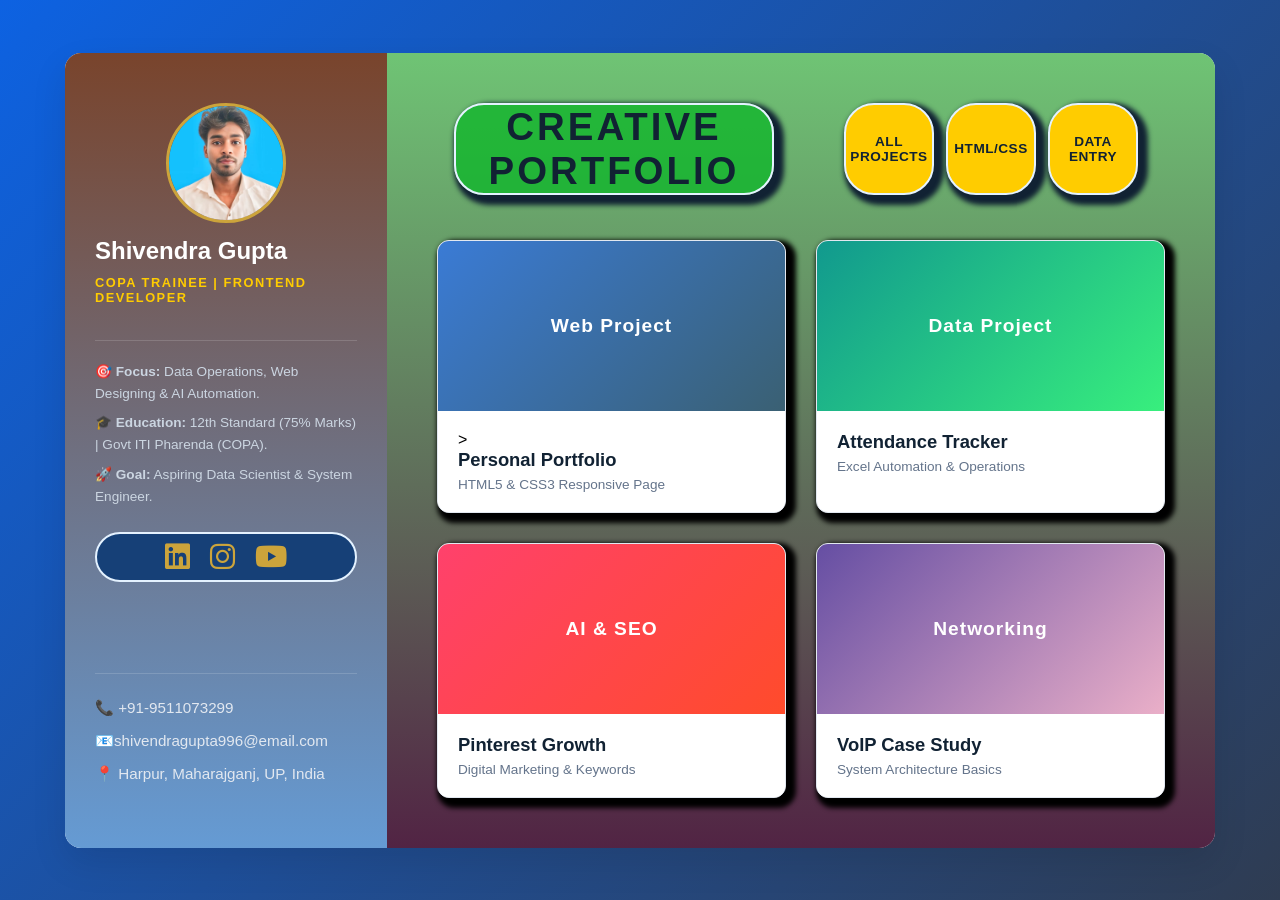
<file: index.html>
<!DOCTYPE html>
<html lang="en">
<head>
     <meta charset="UTF-8">
    <meta name="viewport" content="width=device-width, initial-scale=1.0">
    <title>Shivendra Gupta - Creative Portfolio</title>
    <link rel="stylesheet" href="style.css">
 <link rel="stylesheet" href="https://cdnjs.cloudflare.com/ajax/libs/font-awesome/6.4.2/css/all.min.css">
</head>
<body>

    <!-- Main portfolio layout wrapper -->
    <div class="portfolio-wrapper">
        
        <!-- Left Sidebar: Profile & Contact Details -->
        <aside class="sidebar">
            <div class="profile-box">
                  <img src="my-image.jpeg" alt="Shivendra Gupta" style="width: 120px; height: 120px; border-radius: 50%; object-fit: cover; border: 3px solid #cca43b;">
</div>
                <!-- <div class="profile-img-placeholder">PHOTO</div>  -->
                <h2>Shivendra Gupta</h2>
                <p class="tagline">COPA Trainee | Frontend Developer</p>
                
                <!-- Short Bio Section with Career Focus -->
                <div class="short-bio" style="margin-top: 25px; text-align: left; font-size: 0.85rem; color: #cbd5e1; line-height: 1.6; border-top: 1px solid rgba(255,255,255,0.15); padding-top: 20px;">
                    <p style="margin-bottom: 8px;">🎯 <strong>Focus:</strong> Data Operations, Web Designing & AI Automation.</p>
                    <p style="margin-bottom: 8px;">🎓 <strong>Education:</strong> 12th Standard (75% Marks) | Govt ITI Pharenda (COPA).</p>
                    <p>🚀 <strong>Goal:</strong> Aspiring Data Scientist & System Engineer.</p>
                   <div style="text-align: center; margin-top: 20px; margin-bottom: 20px;">
               <!-- Social Media Icons Section -->
<div class="social-links" style="margin-top: 25px; text-align: center; display: flex; justify-content: center; gap: 20px;background-color: #164077;border-radius: 45px;border: 2px solid #e4f2ff;position: relative;top: 0px;"">
    
    <!-- LinkedIn Icon -->
    <a href="https://linkedin.com" target="_blank" style="color: #cca43b; text-decoration: none; font-size: 1.8rem;" title="LinkedIn">
        <i class="fab fa-linkedin"></i>
    </a>
    
    <!-- Instagram Icon -->
    <a href="https://instagram.com" target="_blank" style="color: #cca43b; text-decoration: none; font-size: 1.8rem;" title="Instagram">
        <i class="fab fa-instagram"></i>
    </a>
    
    <!-- YouTube Icon -->
    <a href="https://youtube.com" target="_blank" style="color: #cca43b; text-decoration: none; font-size: 1.8rem;" title="YouTube">
        <i class="fab fa-youtube"></i>
    </a>

</div>

                </div>
            </div>
            
            <!-- Contact Info Section - Properly Spaced with Extra Margin at Top -->
            <div class="contact-info" style="margin-top: 60px; border-top: 1px solid rgba(255, 255, 255, 0.15); padding-top: 25px;">
                <p style="margin-bottom: 15px; color: #e2e8f0; font-size: 0.95rem;">📞 +91-9511073299</p> 
                <p style="margin-bottom: 15px; color: #e2e8f0; font-size: 0.95rem;">📧shivendragupta996@email.com</p>
                <p style="color: #e2e8f0; font-size: 0.95rem;">📍 Harpur, Maharajganj, UP, India</p>
            </div>
        </aside>

        <!-- Right Side: Projects Grid & Navigation -->
        <main class="main-content">
            
            <!-- Main Title & Filter Navigation Buttons -->
            <header class="portfolio-header">
                <h1 class="main-title">CREATIVE PORTFOLIO</h1>
                <nav class="filter-nav">
                    <button class="nav-btn active navauto">ALL PROJECTS</button>
                    <button class="nav-btn navauto" id="html-css-btn">HTML/CSS</button>
                    <button class="nav-btn navauto">DATA ENTRY</button>
                </nav>
            </header>

            <!-- Grid Gallery to Showcase Projects -->
            <section class="projects-grid">




                 <a href="webproject.html" style="text-decoration: none; color: inherit;">
                <!-- Project Card 1 -->
                <div class="project-card">
                    <div class="card-image-box landing-page-bg">
                        <span>Web Project</span>
                    </div>
                    <div class="card-info" <div class="project-card" id="web-project">>
                        <h3>Personal Portfolio</h3>
                        <p>HTML5 & CSS3 Responsive Page</p>
                    </div>
                </div>
<!-- इसके ठीक नीचे इस लिंक को बंद कर दो -->
</a>





                 
                <!-- Project Card 2 -->
                <div class="project-card">
                    <div class="card-image-box data-bg">
                        <span>Data Project</span>
                    </div>
                    <div class="card-info">
                        <h3>Attendance Tracker</h3>
                        <p>Excel Automation & Operations</p>
                    </div>
                </div>

                <!-- Project Card 3 -->
                <div class="project-card">
                    <div class="card-image-box seo-bg">
                        <span>AI & SEO</span>
                    </div>
                    <div class="card-info">
                        <h3>Pinterest Growth</h3>
                        <p>Digital Marketing & Keywords</p>
                    </div>
                </div>

                <!-- Project Card 4 -->
                <div class="project-card">
                    <div class="card-image-box network-bg">
                        <span>Networking</span>
                    </div>
                    <div class="card-info">
                        <h3>VoIP Case Study</h3>
                        <p>System Architecture Basics</p>
                    </div>
                </div>

            </section>
        </main>

    </div>


     <!-- बाकी सारा कोड यहाँ खत्म हो रहा है -->
    <script src="script.js"></script>
</body>
</body>
</html>
</file>
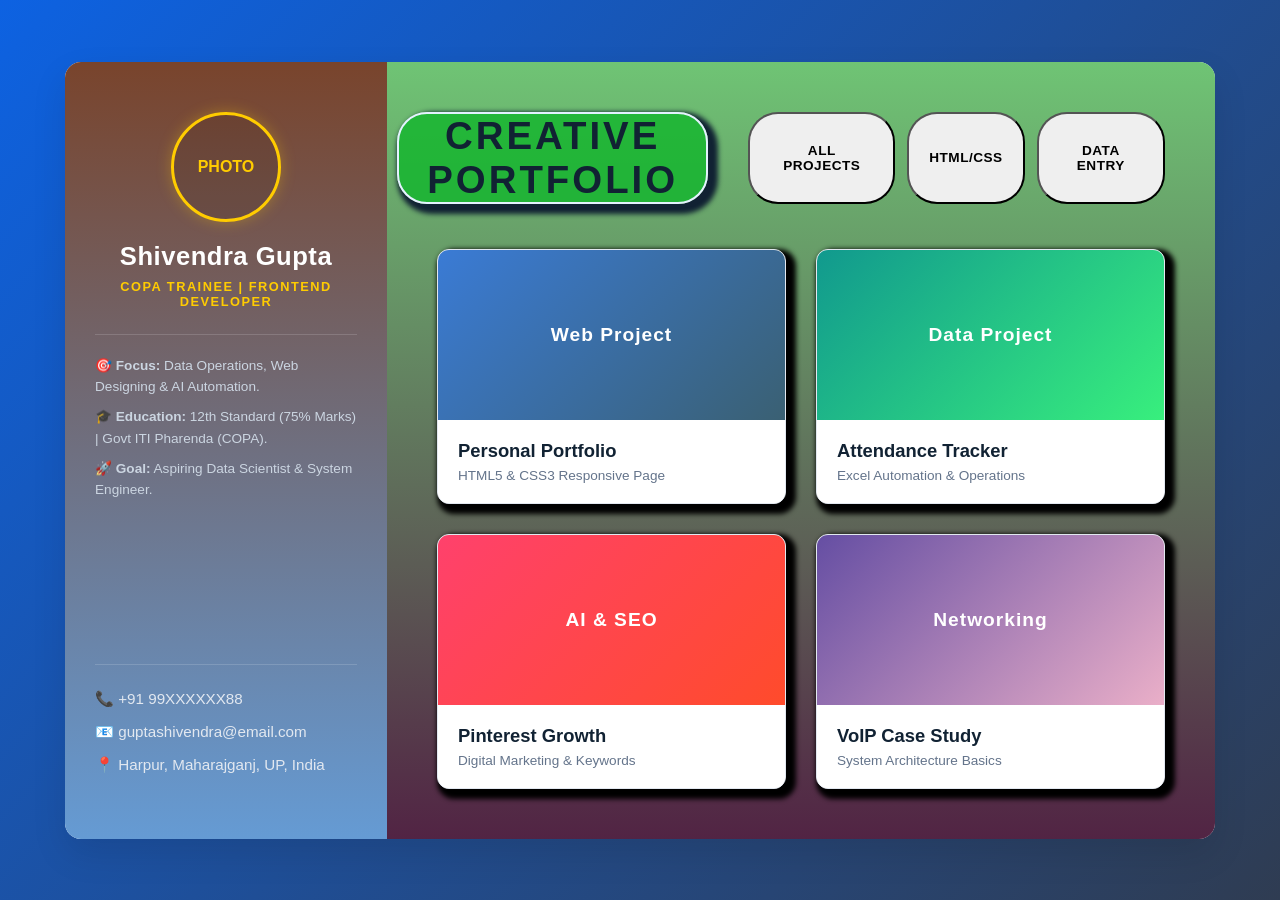
<file: PORTFOLIYO.HTML>
<!DOCTYPE html>
<html lang="en">
<head>
    <meta charset="UTF-8">
    <meta name="viewport" content="width=device-width, initial-scale=1.0">
    <title>Shivendra Gupta - Creative Portfolio</title>
    <link rel="stylesheet" href="style.css">
</head>
<body>

    <!-- Main portfolio layout wrapper -->
    <div class="portfolio-wrapper">
        
        <!-- Left Sidebar: Profile & Contact Details -->
        <aside class="sidebar">
            <div class="profile-box">
                <div class="profile-img-placeholder">PHOTO</div> 
                <h2>Shivendra Gupta</h2>
                <p class="tagline">COPA Trainee | Frontend Developer</p>
                
                <!-- Short Bio Section with Career Focus -->
                <div class="short-bio" style="margin-top: 25px; text-align: left; font-size: 0.85rem; color: #cbd5e1; line-height: 1.6; border-top: 1px solid rgba(255,255,255,0.15); padding-top: 20px;">
                    <p style="margin-bottom: 8px;">🎯 <strong>Focus:</strong> Data Operations, Web Designing & AI Automation.</p>
                    <p style="margin-bottom: 8px;">🎓 <strong>Education:</strong> 12th Standard (75% Marks) | Govt ITI Pharenda (COPA).</p>
                    <p>🚀 <strong>Goal:</strong> Aspiring Data Scientist & System Engineer.</p>
                </div>
            </div>
            
            <!-- Contact Info Section - Properly Spaced with Extra Margin at Top -->
            <div class="contact-info" style="margin-top: 60px; border-top: 1px solid rgba(255, 255, 255, 0.15); padding-top: 25px;">
                <p style="margin-bottom: 15px; color: #e2e8f0; font-size: 0.95rem;">📞 +91 99XXXXXX88</p> 
                <p style="margin-bottom: 15px; color: #e2e8f0; font-size: 0.95rem;">📧 guptashivendra@email.com</p>
                <p style="color: #e2e8f0; font-size: 0.95rem;">📍 Harpur, Maharajganj, UP, India</p>
            </div>
        </aside>

        <!-- Right Side: Projects Grid & Navigation -->
        <main class="main-content">
            
            <!-- Main Title & Filter Navigation Buttons -->
            <header class="portfolio-header">
                <h1 class="main-title">CREATIVE PORTFOLIO</h1>
                <nav class="filter-nav">
                    <button class="nav-btn active">ALL PROJECTS</button>
                    <button class="nav-btn">HTML/CSS</button>
                    <button class="nav-btn">DATA ENTRY</button>
                </nav>
            </header>

            <!-- Grid Gallery to Showcase Projects -->
            <section class="projects-grid">
                
                <!-- Project Card 1 -->
                <div class="project-card">
                    <div class="card-image-box landing-page-bg">
                        <span>Web Project</span>
                    </div>
                    <div class="card-info">
                        <h3>Personal Portfolio</h3>
                        <p>HTML5 & CSS3 Responsive Page</p>
                    </div>
                </div>

                <!-- Project Card 2 -->
                <div class="project-card">
                    <div class="card-image-box data-bg">
                        <span>Data Project</span>
                    </div>
                    <div class="card-info">
                        <h3>Attendance Tracker</h3>
                        <p>Excel Automation & Operations</p>
                    </div>
                </div>

                <!-- Project Card 3 -->
                <div class="project-card">
                    <div class="card-image-box seo-bg">
                        <span>AI & SEO</span>
                    </div>
                    <div class="card-info">
                        <h3>Pinterest Growth</h3>
                        <p>Digital Marketing & Keywords</p>
                    </div>
                </div>

                <!-- Project Card 4 -->
                <div class="project-card">
                    <div class="card-image-box network-bg">
                        <span>Networking</span>
                    </div>
                    <div class="card-info">
                        <h3>VoIP Case Study</h3>
                        <p>System Architecture Basics</p>
                    </div>
                </div>

            </section>
        </main>

    </div>

</body>
</html>
</file>
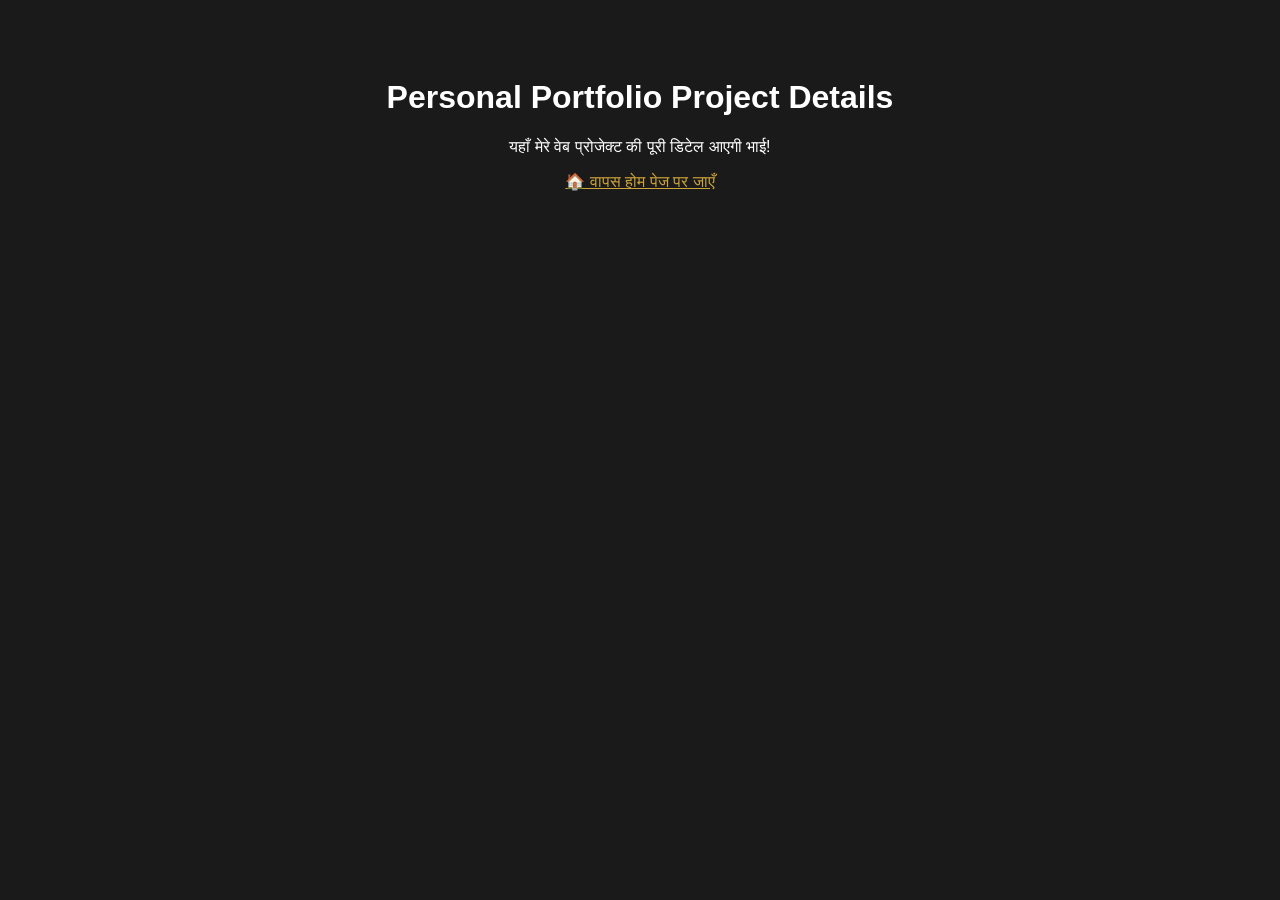
<file: webproject.html>
<!DOCTYPE html>
<html>
<head>
    <title>My Portfolio Project</title>
</head>
<body style="background-color: #1a1a1a; color: white; font-family: sans-serif; text-align: center; padding: 50px;">
    <h1>Personal Portfolio Project Details</h1>
    <p>यहाँ मेरे वेब प्रोजेक्ट की पूरी डिटेल आएगी भाई!</p>
    <a href="index.html" style="color: #cca43b;">🏠 वापस होम पेज पर जाएँ</a>
</body>
</html>
</file>
<file: style.css>
/* बेसिक रीसेट और प्रीमियम फॉन्ट सेटिंग्स */
* {
    margin: 0;
    padding: 0;
    box-sizing: border-box;
    font-family: 'Segoe UI', Tahoma, Geneva, Verdana, sans-serif;
}

body {
    background: linear-gradient(135deg, #0d62e2 0%, #2f3c52 100%);
    /* सॉफ्ट और आकर्षक ग्रेडिएंट बैकग्राउंड */
    padding: 40px 20px;
    display: flex;
    align-items: center;
    justify-content: center;
    min-height: 100vh;
}

/* मुख्य लेआउट कंटेनर - प्रीमियम शैडो और स्मूथ कॉर्नर्स */
.portfolio-wrapper {
    display: flex;
    max-width: 1150px;
    width: 100%;
    background-color: #ffffff;
    box-shadow: 0 15px 35px rgba(0, 0, 0, 0.1);
    border-radius: 16px;
    /* ज़्यादा स्मूथ कॉर्नर्स */
    overflow: hidden;
}

/* लेफ्ट साइडबार डिजाइन - डार्क रॉयल थीम (Dark Teal) */
.sidebar {
    width: 28%;
    background: linear-gradient(180deg, #79442c 0%, #659bd4 100%);
    /* गहरा और प्रीमियम डार्क बैकग्राउंड */
    padding: 50px 30px;
    display: flex;
    flex-direction: column;
    justify-content: space-between;
    color: #ffffff;
}

.profile-box {
    text-align: center;
}

/* प्रोफाइल फोटो का बॉर्डर और स्टाइल */
.profile-img-placeholder {
    width: 110px;
    height: 110px;
    background-color: rgba(0, 0, 0, 0.1);
    border-radius: 50%;
    margin: 0 auto 20px auto;
    display: flex;
    align-items: center;
    justify-content: center;
    font-weight: bold;
    color: #ffcc00;
    /* गोल्ड कलर */
    border: 3px solid #ffcc00;
    /* आकर्षक गोल्ड बॉर्डर */
    box-shadow: 0 0 15px rgba(255, 204, 0, 0.3);
}

.profile-box h2 {
    font-size: 1.6rem;
    font-weight: 600;
    letter-spacing: 0.5px;
    margin-bottom: 8px;
    color: #ffffff;
}

.tagline {
    font-size: 0.8rem;
    color: #ffcc00;
    /* गोल्ड हाइलाइट */
    font-weight: 700;
    letter-spacing: 1.5px;
    text-transform: uppercase;
}

.contact-info {
    margin-top: 40px;
    border-top: 1px solid rgba(255, 255, 255, 0.1);
    padding-top: 25px;
}

.contact-info p {
    font-size: 0.95rem;
    color: #e2e8f0;
    margin-bottom: 15px;
    display: flex;
    align-items: center;
    gap: 10px;
}

/* राइट साइड: मुख्य कंटेंट एरिया */
.main-content {
    width: 72%;
    padding: 50px;
   background: linear-gradient(180deg, #60be66e7 0%, #421033ea 100%);
}

/* हेडर और नेविगेशन बटन्स */
.portfolio-header {
    display: flex;
    justify-content: center;
    fles-wrap: wrap;
    text-align: center;
    margin-bottom: 45px;
}

.main-title {
    font-size: 2.4rem;
    font-weight: 800;
    letter-spacing: 3px;
    color: #112233;
    margin-bottom: 25px;
    position: relative;
    left: -40px;
    background-color: #0fb729c7;
    border-radius: 30px;
    padding: 0px;
    margin: 0px;
    border: 2px solid #e4f2ff;
    box-shadow: 5px 5px 5px 5px;
    width: 320px;
}

.filter-nav {
    display: flex;
    justify-content: center;
    fles-wrap: wrap;
    gap: 12px;
    margin: 0%;
    padding: 0%;
}

.navauto {
    background-color: #ffcc00;
    color: #112233;
    box-shadow: 5px 5px 5px 5px;
    position: relative;
    left: 30px;
    width: 90px;
    border: 2px solid #e4f2ff;
}

.nav-btn {
    align-items: center;
    padding: 10px 20px;
    cursor: pointer;
    border-radius: 30px;
    /* कैप्सूल स्टाइल बटन्स */
    font-size: 0.85rem;
    font-weight: 700;
    letter-spacing: 0.5px;
    transition: all 0.3s cubic-bezier(0.4, 0, 0.2, 1);
    display: flex;
    justify-content: center;
    fles-wrap: wrap;
}

.nav-btn:hover,
.nav-btn.active navauto {
    box-shadow: 0 4px 12px rgba(53, 151, 53, 0.2);
}

/* प्रोजेक्ट्स ग्रिड लेआउट */
.projects-grid {
    display: grid;
    grid-template-columns: repeat(2, 1fr);
    gap: 30px;
}

/* कार्ड्स का प्रीमियम लुक */
.project-card {
    background-color: #ffffff;
    border-radius: 12px;
    overflow: hidden;
    border: 1px solid #e2e8f0;
    box-shadow: 5px 5px 5px 5px;
    transition: all 0.3s ease;
}

.project-card:hover {
    transform: translateY(-6px);
    box-shadow: 0 12px 24px rgba(19, 38, 64, 0.15);
    border-color: #ffcc00;
    /* होवर होने पर बॉर्डर गोल्ड हो जाएगा */
}

/* कार्ड्स के अंदर का इमेज बॉक्स - मॉडर्न ग्रेडिएंट्स */
.card-image-box {
    height: 170px;
    display: flex;
    align-items: center;
    justify-content: center;
    color: white;
    font-weight: 700;
    font-size: 1.2rem;
    letter-spacing: 1px;
    position: relative;
}

/* हर कार्ड के लिए अलग और प्रीमियम कलर ग्रेडिएंट्स */
.landing-page-bg {
    background: linear-gradient(135deg, #3a7bd5 0%, #3a6073 100%);
}

.data-bg {
    background: linear-gradient(135deg, #11998e 0%, #38ef7d 100%);
}

.seo-bg {
    background: linear-gradient(135deg, #ff416c 0%, #ff4b2b 100%);
}

.network-bg {
    background: linear-gradient(135deg, #654ea3 0%, #eaafc8 100%);
}

.card-info {
    padding: 20px;
    text-align: left;
    /* लेफ्ट अलाइनमेंट से ज़्यादा प्रोफेशनल दिखता है */
    background-color: #ffffff;
}

.card-info h3 {
    font-size: 1.15rem;
    color: #112233;
    margin-bottom: 6px;
    font-weight: 600;
}

.card-info p {
    font-size: 0.85rem;
    color: #64748b;
}

/* मोबाइल के लिए रिस्पॉन्सिव सेटिंग्स */
@media (max-width: 900px) {
    .portfolio-wrapper {
        flex-direction: column;
    }

    .sidebar {
        width: 100%;
        text-align: center;
        padding: 40px 20px;
    }

    .profile-img-placeholder {
        margin: 0 auto 15px auto;
    }

    .main-content {
        width: 100%;
        padding: 30px 20px;
    }

    .projects-grid {
        grid-template-columns: 1fr;
    }
}
</file>
